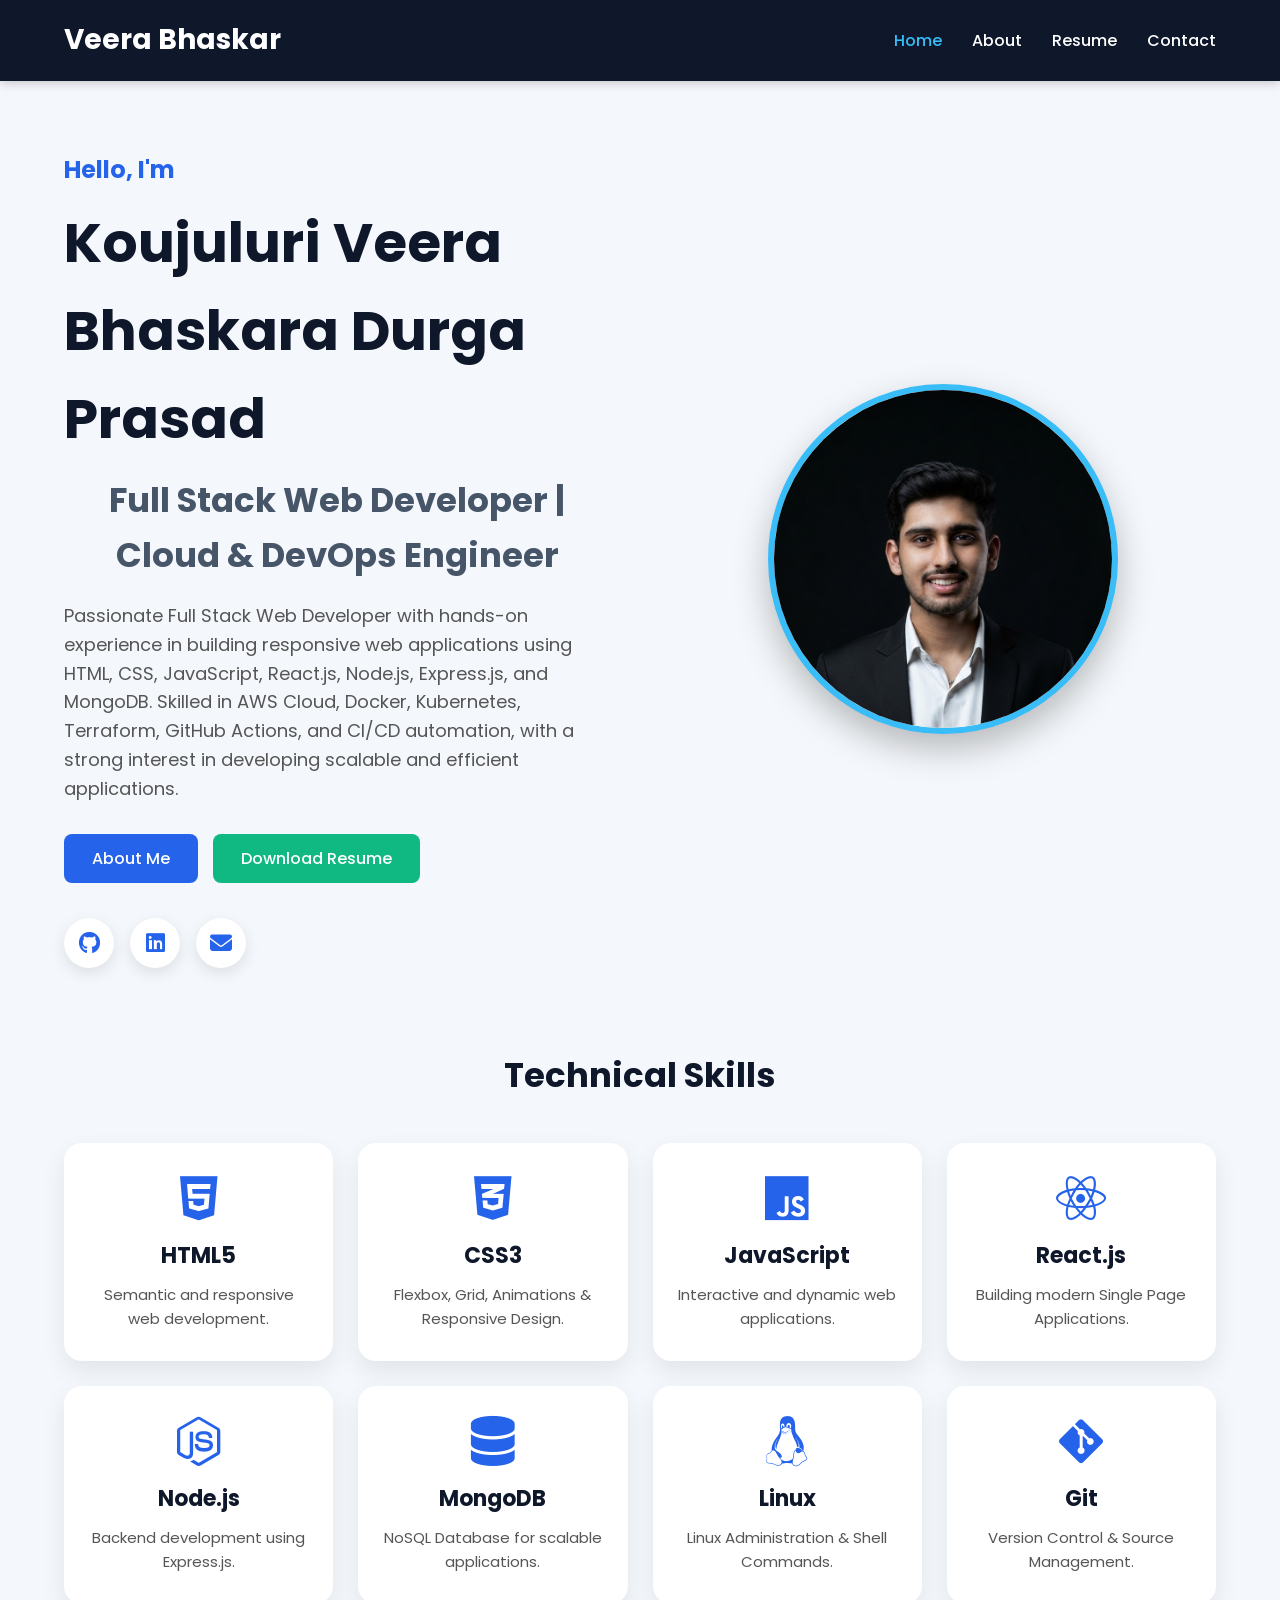
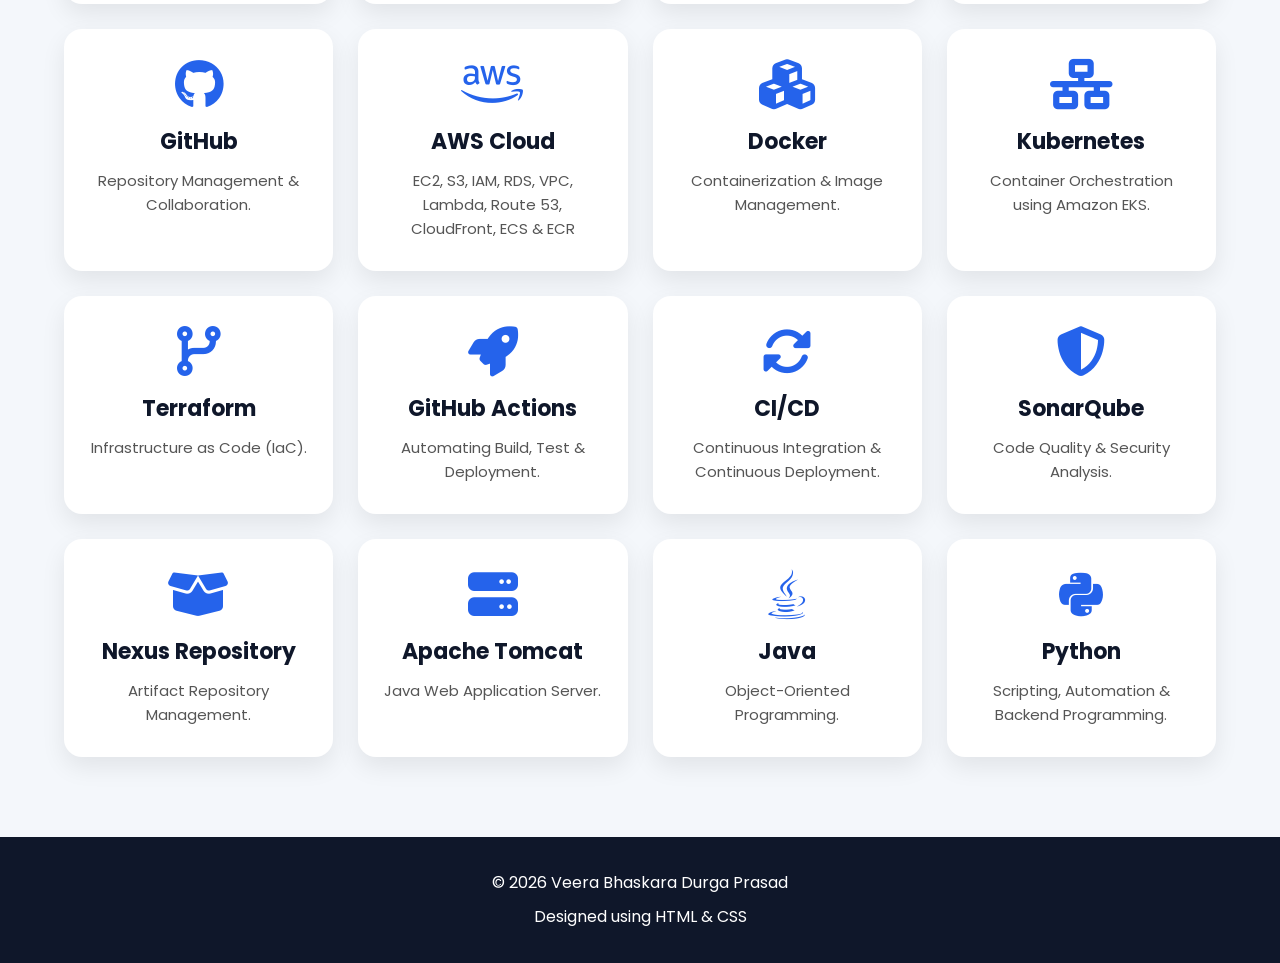
<file: index.html>
<!DOCTYPE html>
<html lang="en">
<head>
    <meta charset="UTF-8">
    <meta name="viewport" content="width=device-width, initial-scale=1.0">
    <title>Veera Bhaskara | Full Stack Web Developer</title>

    <!-- CSS -->
    <link rel="stylesheet" href="style.css">

    <!-- Google Fonts -->
    <link href="https://fonts.googleapis.com/css2?family=Poppins:wght@300;400;500;600;700&display=swap" rel="stylesheet">

    <!-- Font Awesome Icons -->
    <link rel="stylesheet"
          href="https://cdnjs.cloudflare.com/ajax/libs/font-awesome/6.5.2/css/all.min.css">
</head>

<body>

<!-- ================= NAVBAR ================= -->

<header>

<nav class="navbar">

<div class="logo">
    Veera<span> </span>Bhaskar</span>
</div>

<ul class="nav-links">

<li><a href="index.html" class="active">Home</a></li>
<li><a href="about.html">About</a></li>
<li><a href="resume.html">Resume</a></li>
<li><a href="contact.html">Contact</a></li>

</ul>

</nav>

</header>

<!-- ================= HERO ================= -->

<section class="hero">

<div class="hero-text">

<h3>Hello, I'm</h3>

<h1>Koujuluri Veera Bhaskara Durga Prasad</h1>

<h2>Full Stack Web Developer <span>|</span> Cloud & DevOps Engineer</h2>

<p>
Passionate Full Stack Web Developer with hands-on experience in building
responsive web applications using HTML, CSS, JavaScript, React.js,
Node.js, Express.js, and MongoDB. Skilled in AWS Cloud, Docker,
Kubernetes, Terraform, GitHub Actions, and CI/CD automation, with a
strong interest in developing scalable and efficient applications.
</p>

<div class="buttons">

<a href="about.html" class="btn">
About Me
</a>

<a href="resume/resume.pdf" class="btn btn-green" download>
    Download Resume
</a>

</div>

<div class="social-icons">

<a href="https://github.com/NOVA-HELIOS/my-self" target="_blank">
<i class="fab fa-github"></i>
</a>

<a href="https://www.linkedin.com/in/koujuluri-veera-bhaskara-durga-prasad-a926a7379"
target="_blank">

<i class="fab fa-linkedin"></i>

</a>

<a href="mailto:veerabhaskar9000@gmail.com">

<i class="fas fa-envelope"></i>

</a>

</div>

</div>

<div class="hero-image">
    <img src="images/profile.png" alt="Koujuluri Veera Bhaskara Durga Prasad">
</div>

</section>

<!-- ================= TECHNICAL SKILLS ================= -->

<section class="skills">

    <h2>Technical Skills</h2>

    <div class="skill-container">

        <div class="skill-card">
            <i class="fab fa-html5"></i>
            <h3>HTML5</h3>
            <p>Semantic and responsive web development.</p>
        </div>

        <div class="skill-card">
            <i class="fab fa-css3-alt"></i>
            <h3>CSS3</h3>
            <p>Flexbox, Grid, Animations & Responsive Design.</p>
        </div>

        <div class="skill-card">
            <i class="fab fa-js"></i>
            <h3>JavaScript</h3>
            <p>Interactive and dynamic web applications.</p>
        </div>

        <div class="skill-card">
            <i class="fab fa-react"></i>
            <h3>React.js</h3>
            <p>Building modern Single Page Applications.</p>
        </div>

        <div class="skill-card">
            <i class="fab fa-node-js"></i>
            <h3>Node.js</h3>
            <p>Backend development using Express.js.</p>
        </div>

        <div class="skill-card">
            <i class="fas fa-database"></i>
            <h3>MongoDB</h3>
            <p>NoSQL Database for scalable applications.</p>
        </div>

        <div class="skill-card">
            <i class="fab fa-linux"></i>
            <h3>Linux</h3>
            <p>Linux Administration & Shell Commands.</p>
        </div>

        <div class="skill-card">
            <i class="fab fa-git-alt"></i>
            <h3>Git</h3>
            <p>Version Control & Source Management.</p>
        </div>

        <div class="skill-card">
            <i class="fab fa-github"></i>
            <h3>GitHub</h3>
            <p>Repository Management & Collaboration.</p>
        </div>

        <div class="skill-card">
            <i class="fab fa-aws"></i>
            <h3>AWS Cloud</h3>
            <p>
                EC2, S3, IAM, RDS, VPC,<br>
                Lambda, Route 53,<br>
                CloudFront, ECS & ECR
            </p>
        </div>

        <div class="skill-card">
            <i class="fas fa-cubes"></i>
            <h3>Docker</h3>
            <p>Containerization & Image Management.</p>
        </div>

        <div class="skill-card">
            <i class="fas fa-network-wired"></i>
            <h3>Kubernetes</h3>
            <p>Container Orchestration using Amazon EKS.</p>
        </div>

        <div class="skill-card">
            <i class="fas fa-code-branch"></i>
            <h3>Terraform</h3>
            <p>Infrastructure as Code (IaC).</p>
        </div>

        <div class="skill-card">
            <i class="fas fa-rocket"></i>
            <h3>GitHub Actions</h3>
            <p>Automating Build, Test & Deployment.</p>
        </div>

        <div class="skill-card">
            <i class="fas fa-sync-alt"></i>
            <h3>CI/CD</h3>
            <p>Continuous Integration & Continuous Deployment.</p>
        </div>

        <div class="skill-card">
            <i class="fas fa-shield-alt"></i>
            <h3>SonarQube</h3>
            <p>Code Quality & Security Analysis.</p>
        </div>

        <div class="skill-card">
            <i class="fas fa-box-open"></i>
            <h3>Nexus Repository</h3>
            <p>Artifact Repository Management.</p>
        </div>

        <div class="skill-card">
            <i class="fas fa-server"></i>
            <h3>Apache Tomcat</h3>
            <p>Java Web Application Server.</p>
        </div>

        <div class="skill-card">
            <i class="fab fa-java"></i>
            <h3>Java</h3>
            <p>Object-Oriented Programming.</p>
        </div>

        <div class="skill-card">
            <i class="fab fa-python"></i>
            <h3>Python</h3>
            <p>Scripting, Automation & Backend Programming.</p>
        </div>

    </div>

</section>

<!-- ================= FOOTER ================= -->

<footer>

<p>

© 2026 Veera Bhaskara Durga Prasad

</p>

<p>

Designed using HTML & CSS

</p>

</footer>

</body>

</html>
</file>
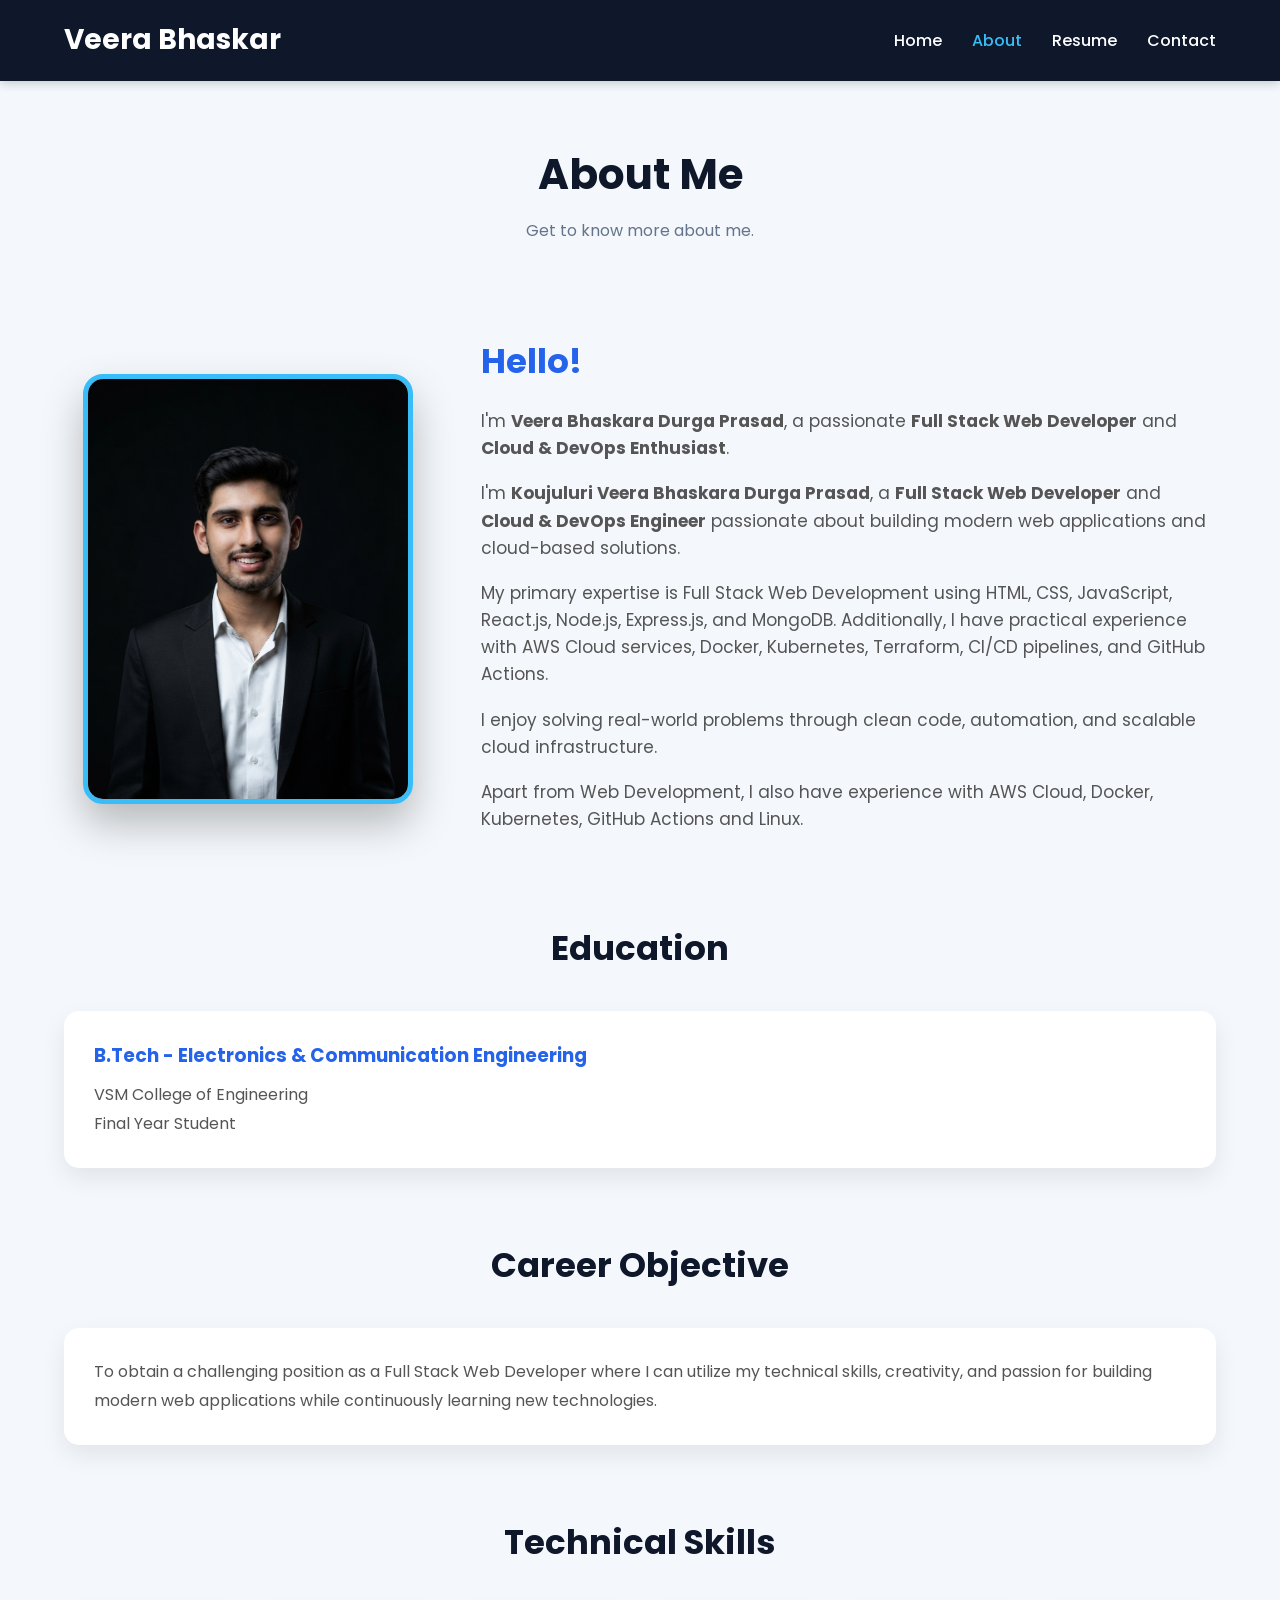
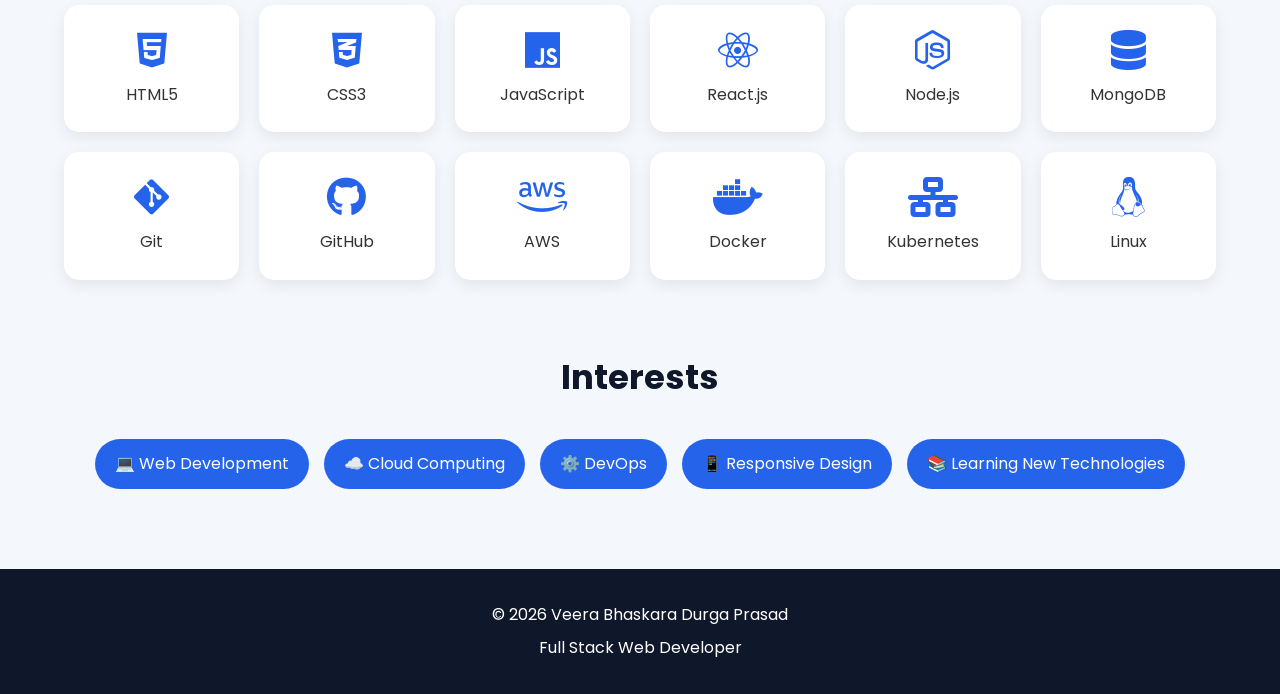
<file: about.html>
<!DOCTYPE html>
<html lang="en">
<head>
    <meta charset="UTF-8">
    <meta name="viewport" content="width=device-width, initial-scale=1.0">
    <title>About | Veera Bhaskara</title>

    <link rel="stylesheet" href="style.css">

    <link href="https://fonts.googleapis.com/css2?family=Poppins:wght@300;400;500;600;700&display=swap" rel="stylesheet">

    <link rel="stylesheet"
          href="https://cdnjs.cloudflare.com/ajax/libs/font-awesome/6.5.2/css/all.min.css">
</head>

<body>

<header>

<nav class="navbar">

<div class="logo">
    Veera<span> </span>Bhaskar</span>
</div>

<ul class="nav-links">

<li><a href="index.html">Home</a></li>
<li><a href="about.html" class="active">About</a></li>
<li><a href="resume.html">Resume</a></li>
<li><a href="contact.html">Contact</a></li>

</ul>

</nav>

</header>

<!-- ABOUT -->

<section class="page-title">

<h1>About Me</h1>

<p>Get to know more about me.</p>

</section>

<section class="about-container">

<div class="about-image">

<img src="images/profile.png" alt="Veera Bhaskara">

</div>

<div class="about-content">

<h2>Hello!</h2>

<p>

I'm <strong>Veera Bhaskara Durga Prasad</strong>, a passionate
<strong>Full Stack Web Developer</strong> and
<strong>Cloud & DevOps Enthusiast</strong>.

</p>

<p>

I'm <strong>Koujuluri Veera Bhaskara Durga Prasad</strong>, a
<strong>Full Stack Web Developer</strong> and
<strong>Cloud & DevOps Engineer</strong> passionate about building
modern web applications and cloud-based solutions.

</p>

<p>

My primary expertise is Full Stack Web Development using HTML,
CSS, JavaScript, React.js, Node.js, Express.js, and MongoDB.
Additionally, I have practical experience with AWS Cloud services,
Docker, Kubernetes, Terraform, CI/CD pipelines, and GitHub Actions.

</p>

<p>

I enjoy solving real-world problems through clean code, automation,
and scalable cloud infrastructure.

</p>

<p>

Apart from Web Development, I also have experience with
AWS Cloud, Docker, Kubernetes, GitHub Actions and Linux.

</p>

</div>

</section>

<!-- EDUCATION -->

<section class="education">

<h2>Education</h2>

<div class="card">

<h3>B.Tech - Electronics & Communication Engineering</h3>

<p>

VSM College of Engineering

</p>

<p>

Final Year Student

</p>

</div>

</section>

<!-- CAREER OBJECTIVE -->

<section class="objective">

<h2>Career Objective</h2>

<div class="card">

<p>

To obtain a challenging position as a
Full Stack Web Developer where I can utilize
my technical skills, creativity, and passion for
building modern web applications while continuously
learning new technologies.

</p>

</div>

</section>

<!-- TECHNICAL SKILLS -->

<section class="technical">

<h2>Technical Skills</h2>

<div class="skill-grid">

<div class="skill-box">
<i class="fab fa-html5"></i>
<p>HTML5</p>
</div>

<div class="skill-box">
<i class="fab fa-css3-alt"></i>
<p>CSS3</p>
</div>

<div class="skill-box">
<i class="fab fa-js"></i>
<p>JavaScript</p>
</div>

<div class="skill-box">
<i class="fab fa-react"></i>
<p>React.js</p>
</div>

<div class="skill-box">
<i class="fab fa-node-js"></i>
<p>Node.js</p>
</div>

<div class="skill-box">
<i class="fas fa-database"></i>
<p>MongoDB</p>
</div>

<div class="skill-box">
<i class="fab fa-git-alt"></i>
<p>Git</p>
</div>

<div class="skill-box">
<i class="fab fa-github"></i>
<p>GitHub</p>
</div>

<div class="skill-box">
<i class="fab fa-aws"></i>
<p>AWS</p>
</div>

<div class="skill-box">
<i class="fab fa-docker"></i>
<p>Docker</p>
</div>

<div class="skill-box">
<i class="fas fa-network-wired"></i>
<p>Kubernetes</p>
</div>

<div class="skill-box">
<i class="fab fa-linux"></i>
<p>Linux</p>
</div>

</div>

</section>

<!-- INTERESTS -->

<section class="interests">

<h2>Interests</h2>

<div class="interest-list">

<span>💻 Web Development</span>
<span>☁️ Cloud Computing</span>
<span>⚙️ DevOps</span>
<span>📱 Responsive Design</span>
<span>📚 Learning New Technologies</span>

</div>

</section>

<footer>

<p>© 2026 Veera Bhaskara Durga Prasad</p>

<p>Full Stack Web Developer</p>

</footer>

</body>
</html>
</file>
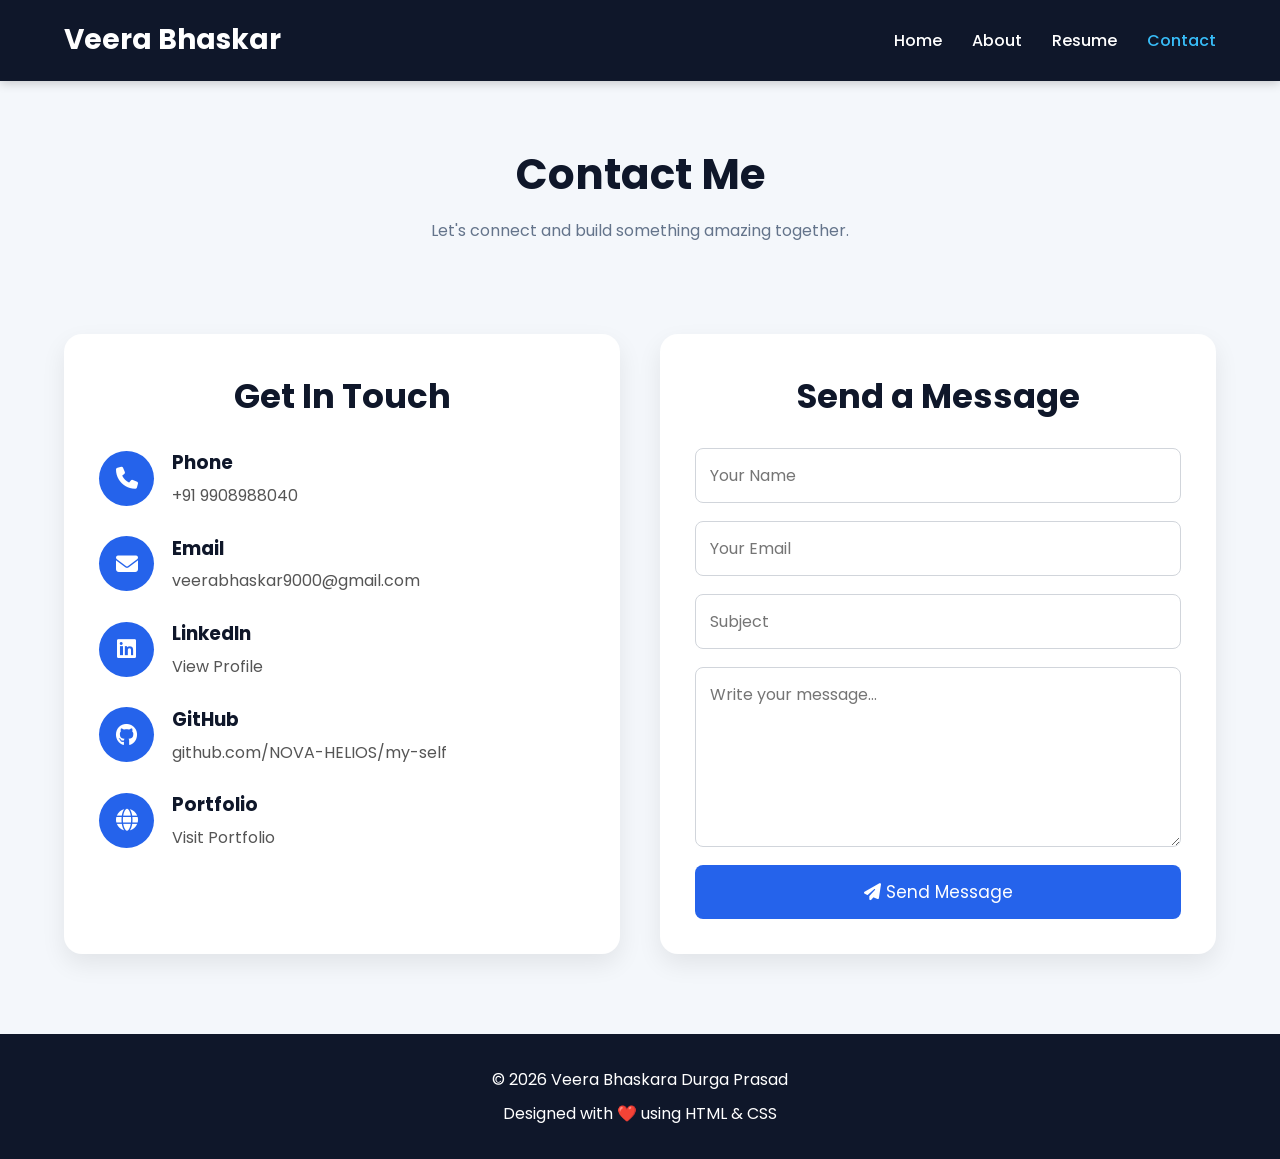
<file: contact.html>
<!DOCTYPE html>
<html lang="en">
<head>
    <meta charset="UTF-8">
    <meta name="viewport" content="width=device-width, initial-scale=1.0">
    <title>Contact | Veera Bhaskara</title>

    <link rel="stylesheet" href="style.css">

    <link href="https://fonts.googleapis.com/css2?family=Poppins:wght@300;400;500;600;700&display=swap" rel="stylesheet">

    <link rel="stylesheet"
    href="https://cdnjs.cloudflare.com/ajax/libs/font-awesome/6.5.2/css/all.min.css">
</head>

<body>

<header>

<nav class="navbar">

<div class="logo">
Veera<span> </span>Bhaskar</span>
</div>

<ul class="nav-links">

<li><a href="index.html">Home</a></li>
<li><a href="about.html">About</a></li>
<li><a href="resume.html">Resume</a></li>
<li><a href="contact.html" class="active">Contact</a></li>

</ul>

</nav>

</header>

<section class="page-title">

<h1>Contact Me</h1>

<p>Let's connect and build something amazing together.</p>

</section>

<section class="contact-container">

<div class="contact-info">

<h2>Get In Touch</h2>

<div class="info-card">

<i class="fas fa-phone"></i>

<div>

<h3>Phone</h3>

<p>
<a href="tel:+919908988040">
+91 9908988040
</a>
</p>

</div>

</div>

<div class="info-card">

<i class="fas fa-envelope"></i>

<div>

<h3>Email</h3>

<p>
<a href="mailto:veerabhaskar9000@gmail.com">
veerabhaskar9000@gmail.com
</a>
</p>

</div>

</div>

<div class="info-card">

<i class="fab fa-linkedin"></i>

<div>

<h3>LinkedIn</h3>

<p>

<a href="https://www.linkedin.com/in/koujuluri-veera-bhaskara-durga-prasad-a926a7379"
target="_blank">

View Profile

</a>

</p>

</div>

</div>

<div class="info-card">

<i class="fab fa-github"></i>

<div>

<h3>GitHub</h3>

<p>

<a href="https://github.com/NOVA-HELIOS/my-self"
target="_blank">

github.com/NOVA-HELIOS/my-self

</a>

</p>

</div>

</div>

<div class="info-card">

<i class="fas fa-globe"></i>

<div>

<h3>Portfolio</h3>

<p>

<a href="https://nova-helios.github.io/portfolio/"
target="_blank">

Visit Portfolio

</a>

</p>

</div>

</div>

</div>

<div class="contact-form">

<h2>Send a Message</h2>

<form>

<input
type="text"
placeholder="Your Name"
required>

<input
type="email"
placeholder="Your Email"
required>

<input
type="text"
placeholder="Subject"
required>

<textarea
rows="6"
placeholder="Write your message..."
required></textarea>

<button type="submit">

<i class="fas fa-paper-plane"></i>

Send Message

</button>

</form>

</div>

</section>

<footer>

<p>

© 2026 Veera Bhaskara Durga Prasad

</p>

<p>

Designed with ❤️ using HTML & CSS

</p>

</footer>

</body>

</html>
</file>
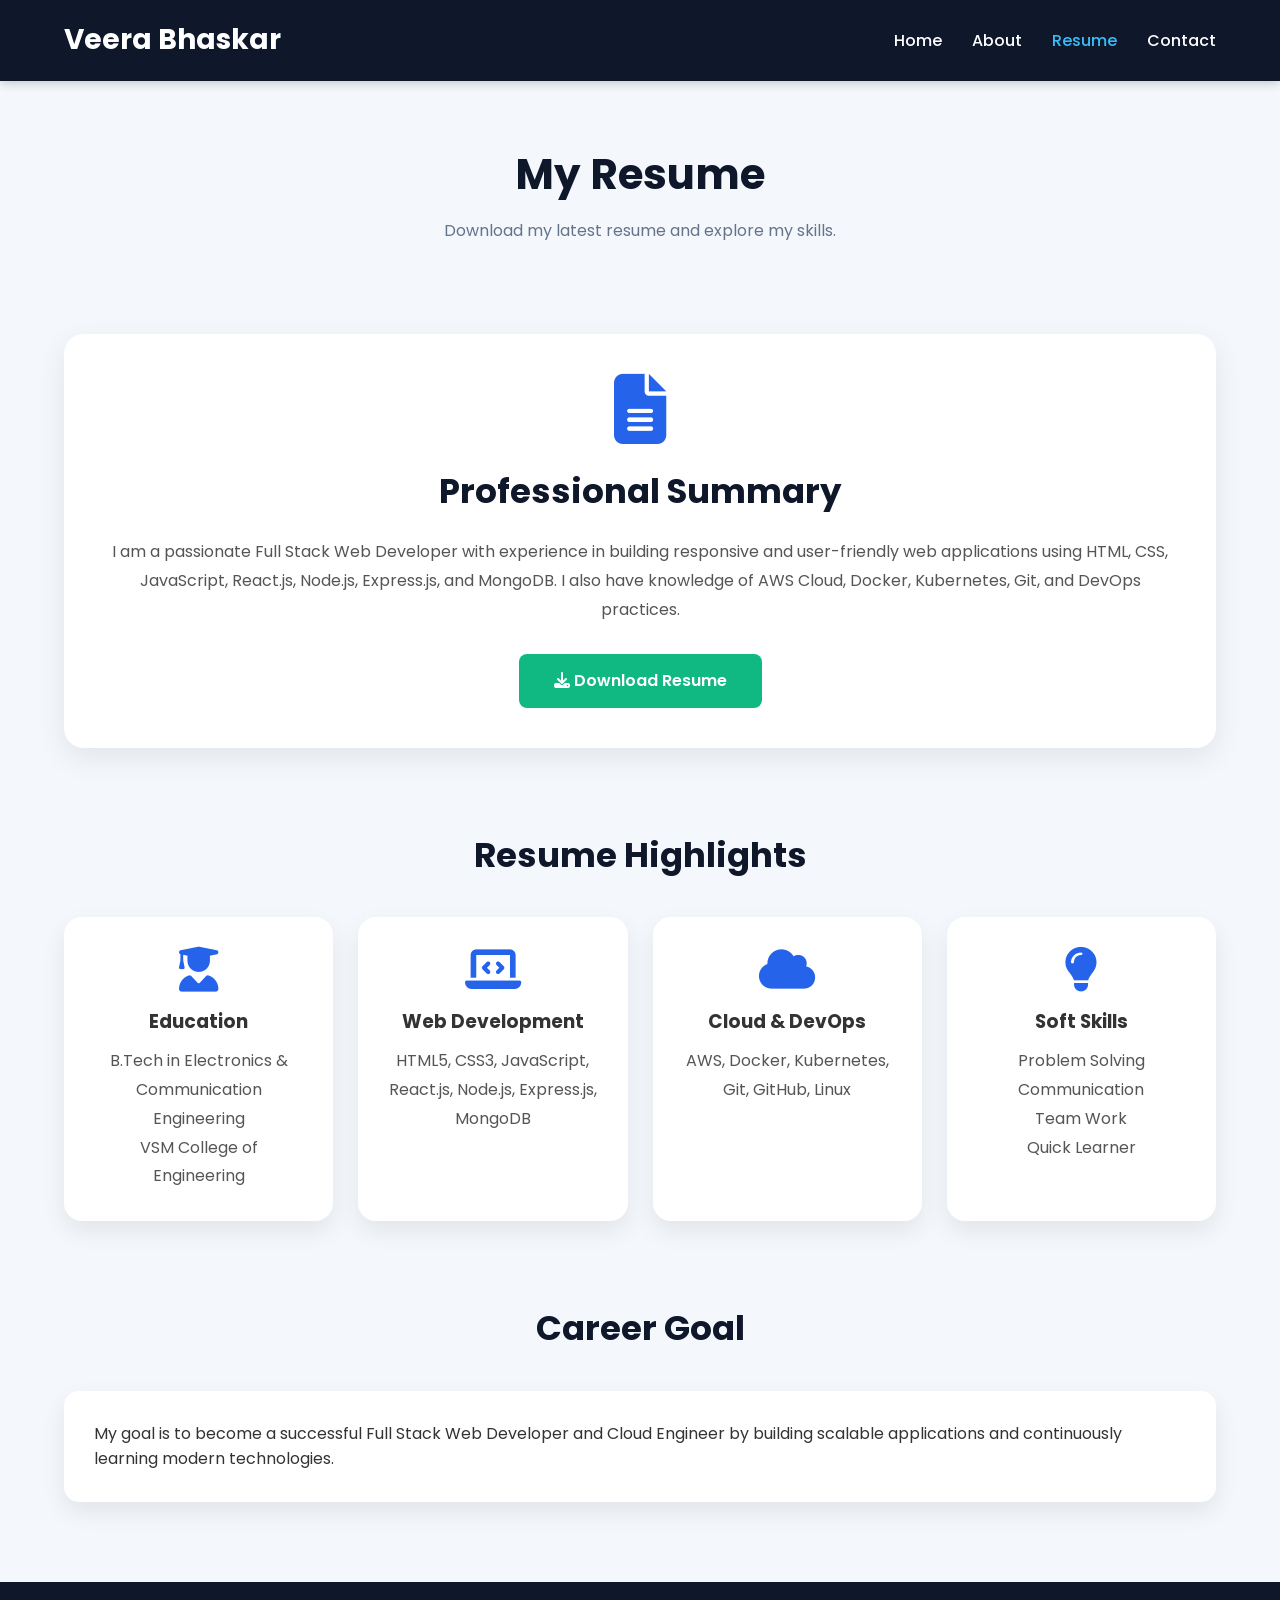
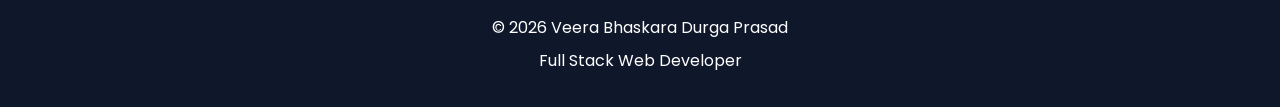
<file: resume.html>
<!DOCTYPE html>
<html lang="en">
<head>
    <meta charset="UTF-8">
    <meta name="viewport" content="width=device-width, initial-scale=1.0">
    <title>Resume | Veera Bhaskara</title>

    <link rel="stylesheet" href="style.css">

    <link href="https://fonts.googleapis.com/css2?family=Poppins:wght@300;400;500;600;700&display=swap" rel="stylesheet">

    <link rel="stylesheet"
          href="https://cdnjs.cloudflare.com/ajax/libs/font-awesome/6.5.2/css/all.min.css">
</head>

<body>

<header>

<nav class="navbar">

<div class="logo">
Veera<span> </span>Bhaskar</span>
</div>

<ul class="nav-links">

<li><a href="index.html">Home</a></li>
<li><a href="about.html">About</a></li>
<li><a href="resume.html" class="active">Resume</a></li>
<li><a href="contact.html">Contact</a></li>

</ul>

</nav>

</header>

<section class="page-title">

<h1>My Resume</h1>

<p>Download my latest resume and explore my skills.</p>

</section>

<section class="resume-container">

<div class="resume-card">

<i class="fas fa-file-alt resume-icon"></i>

<h2>Professional Summary</h2>

<p>

I am a passionate Full Stack Web Developer with experience in
building responsive and user-friendly web applications using
HTML, CSS, JavaScript, React.js, Node.js, Express.js, and MongoDB.
I also have knowledge of AWS Cloud, Docker, Kubernetes, Git, and DevOps practices.

</p>

<a href="resume/resume.pdf" class="download-btn" download>
    <i class="fas fa-download"></i>
    Download Resume
</a>

</div>

</section>

<section class="resume-highlights">

<h2>Resume Highlights</h2>

<div class="highlight-grid">

<div class="highlight-card">

<i class="fas fa-user-graduate"></i>

<h3>Education</h3>

<p>

B.Tech in Electronics & Communication Engineering

<br>

VSM College of Engineering

</p>

</div>

<div class="highlight-card">

<i class="fas fa-laptop-code"></i>

<h3>Web Development</h3>

<p>

HTML5, CSS3, JavaScript,
React.js, Node.js,
Express.js, MongoDB

</p>

</div>

<div class="highlight-card">

<i class="fas fa-cloud"></i>

<h3>Cloud & DevOps</h3>

<p>

AWS,
Docker,
Kubernetes,
Git,
GitHub,
Linux

</p>

</div>

<div class="highlight-card">

<i class="fas fa-lightbulb"></i>

<h3>Soft Skills</h3>

<p>

Problem Solving

<br>

Communication

<br>

Team Work

<br>

Quick Learner

</p>

</div>

</div>

</section>

<section class="career-goal">

<h2>Career Goal</h2>

<div class="goal-card">

<p>

My goal is to become a successful Full Stack Web Developer and
Cloud Engineer by building scalable applications and continuously
learning modern technologies.

</p>

</div>

</section>

<footer>

<p>

© 2026 Veera Bhaskara Durga Prasad

</p>

<p>

Full Stack Web Developer

</p>

</footer>

</body>

</html>
</file>
<file: style.css>
/* ===========================
   GOOGLE FONT & RESET
=========================== */

@import url('https://fonts.googleapis.com/css2?family=Poppins:wght@300;400;500;600;700&display=swap');

*{
    margin:0;
    padding:0;
    box-sizing:border-box;
    font-family:'Poppins',sans-serif;
}

html{
    scroll-behavior:smooth;
}

body{
    background:#f4f7fb;
    color:#333;
    line-height:1.6;
}

/* ===========================
   NAVBAR
=========================== */

header{
    width:100%;
    position:sticky;
    top:0;
    z-index:1000;
    background:#0f172a;
    box-shadow:0 2px 10px rgba(0,0,0,.2);
}

.navbar{
    width:90%;
    margin:auto;
    display:flex;
    justify-content:space-between;
    align-items:center;
    padding:18px 0;
}

.logo{
    font-size:28px;
    font-weight:700;
    color:#fff;
}

.logo span{
    color:#38bdf8;
}

.nav-links{
    display:flex;
    list-style:none;
}

.nav-links li{
    margin-left:30px;
}

.nav-links a{
    color:white;
    text-decoration:none;
    font-weight:500;
    transition:.3s;
}

.nav-links a:hover,
.nav-links .active{
    color:#38bdf8;
}

/* ===========================
   HERO SECTION
=========================== */

.hero{
    width:90%;
    margin:70px auto;
    display:flex;
    justify-content:space-between;
    align-items:center;
    gap:60px;
}

.hero-text{
    flex:1;
}

.hero-text h3{
    color:#2563eb;
    font-size:24px;
}

.hero-text h1{
    font-size:55px;
    margin:10px 0;
    color:#0f172a;
}

.hero-text h2{
    color:#475569;
    margin-bottom:20px;
}

.hero-text p{
    font-size:18px;
    color:#555;
    margin-bottom:30px;
}

.buttons{
    display:flex;
    gap:15px;
    flex-wrap:wrap;
}

.btn{
    display:inline-block;
    padding:12px 28px;
    background:#2563eb;
    color:#fff;
    text-decoration:none;
    border-radius:8px;
    transition:.3s;
    font-weight:500;
}

.btn:hover{
    background:#1d4ed8;
    transform:translateY(-3px);
}

.btn-green{
    background:#10b981;
}

.btn-green:hover{
    background:#059669;
}

/* ===========================
   HERO IMAGE
=========================== */

.hero-image{
    flex:1;
    display:flex;
    justify-content:center;
    align-items:center;
}

.hero-image img{
    width:350px;
    height:350px;
    border-radius:50%;
    object-fit:cover;
    object-position:center top;
    border:6px solid #38bdf8;
    background:#fff;
    box-shadow:0 15px 35px rgba(0,0,0,0.25);
    transition:0.4s ease;
}

.hero-image img:hover{
    transform:scale(1.05);
    box-shadow:0 20px 45px rgba(56,189,248,0.4);
}


/* ===========================
   SOCIAL ICONS
=========================== */

.social-icons{
    margin-top:35px;
}

.social-icons a{
    display:inline-flex;
    justify-content:center;
    align-items:center;
    width:50px;
    height:50px;
    margin-right:12px;
    border-radius:50%;
    background:white;
    color:#2563eb;
    text-decoration:none;
    font-size:22px;
    box-shadow:0 5px 15px rgba(0,0,0,.1);
    transition:.3s;
}

.social-icons a:hover{
    background:#2563eb;
    color:white;
    transform:translateY(-5px);
}

/* ===========================
   PAGE TITLE
=========================== */

.page-title{
    text-align:center;
    padding:60px 20px 30px;
}

.page-title h1{
    font-size:42px;
    color:#0f172a;
}

.page-title p{
    color:#64748b;
    margin-top:10px;
}

/* ===========================
   SECTION TITLE
=========================== */

section h2{
    text-align:center;
    margin-bottom:35px;
    color:#0f172a;
    font-size:34px;
}
/* ===========================
   ABOUT SECTION
=========================== */

.about-container{
    width:90%;
    margin:60px auto;
    display:flex;
    align-items:center;
    justify-content:space-between;
    gap:50px;
    flex-wrap:wrap;
}

.about-image{
    flex:1;
    text-align:center;
}

.about-image img{
    width:330px;
    height:430px;
    object-fit:cover;
    object-position:center top;
    border-radius:20px;
    border:5px solid #38bdf8;
    box-shadow:0 20px 40px rgba(0,0,0,.25);
}

.about-content{
    flex:2;
}

.about-content h2{
    text-align:left;
    margin-bottom:20px;
    color:#2563eb;
}

.about-content p{
    margin-bottom:18px;
    color:#555;
    font-size:17px;
}

/* ===========================
   EDUCATION & OBJECTIVE
=========================== */

.education,
.objective,
.career-goal{
    width:90%;
    margin:70px auto;
}

.card,
.goal-card{
    background:#fff;
    padding:30px;
    border-radius:15px;
    box-shadow:0 10px 25px rgba(0,0,0,.08);
    transition:.3s;
}

.card:hover,
.goal-card:hover{
    transform:translateY(-5px);
}

.card h3{
    color:#2563eb;
    margin-bottom:10px;
}

.card p{
    color:#555;
    line-height:1.8;
}

/* ===========================
   HOME SKILLS
=========================== */

.skills{
    width:90%;
    margin:80px auto;
}

.skill-container{
    display:grid;
    grid-template-columns:repeat(auto-fit,minmax(250px,1fr));
    gap:25px;
    margin-top:40px;
}

.skill-card{
    background:#fff;
    padding:30px 25px;
    border-radius:18px;
    text-align:center;
    box-shadow:0 10px 25px rgba(0,0,0,.08);
    transition:all .3s ease;
}

.skill-card:hover{
    transform:translateY(-8px);
    box-shadow:0 15px 35px rgba(0,0,0,.15);
}

.skill-card i{
    font-size:50px;
    color:#2563eb;
    margin-bottom:15px;
}

.skill-card h3{
    font-size:22px;
    margin-bottom:10px;
    color:#0f172a;
}

.skill-card p{
    font-size:15px;
    color:#555;
    line-height:1.6;
}
/* ===========================
   ABOUT SKILL GRID
=========================== */

.technical{
    width:90%;
    margin:70px auto;
}

.skill-grid{
    display:grid;
    grid-template-columns:repeat(auto-fit,minmax(160px,1fr));
    gap:20px;
}

.skill-box{
    background:white;
    padding:25px;
    text-align:center;
    border-radius:15px;
    box-shadow:0 5px 15px rgba(0,0,0,.08);
    transition:.3s;
}

.skill-box:hover{
    background:#2563eb;
    color:white;
    transform:translateY(-6px);
}

.skill-box:hover i,
.skill-box:hover p{
    color:white;
}

.skill-box i{
    font-size:40px;
    color:#2563eb;
    margin-bottom:12px;
}

/* ===========================
   INTERESTS
=========================== */

.interests{
    width:90%;
    margin:70px auto;
    text-align:center;
}

.interest-list{
    display:flex;
    flex-wrap:wrap;
    justify-content:center;
    gap:15px;
}

.interest-list span{
    background:#2563eb;
    color:white;
    padding:12px 20px;
    border-radius:30px;
    transition:.3s;
}

.interest-list span:hover{
    background:#0f172a;
}

/* ===========================
   RESUME
=========================== */

.resume-container{
    width:90%;
    margin:60px auto;
}

.resume-card{
    background:white;
    padding:40px;
    text-align:center;
    border-radius:20px;
    box-shadow:0 10px 30px rgba(0,0,0,.08);
}

.resume-icon{
    font-size:70px;
    color:#2563eb;
    margin-bottom:20px;
}

.resume-card h2{
    margin-bottom:20px;
}

.resume-card p{
    color:#555;
    margin-bottom:30px;
    line-height:1.8;
}

.download-btn{
    display:inline-block;
    padding:14px 35px;
    background:#10b981;
    color:white;
    text-decoration:none;
    border-radius:8px;
    font-weight:600;
    transition:.3s;
}

.download-btn:hover{
    background:#059669;
    transform:translateY(-4px);
}

/* ===========================
   RESUME HIGHLIGHTS
=========================== */

.resume-highlights{
    width:90%;
    margin:80px auto;
}

.highlight-grid{
    display:grid;
    grid-template-columns:repeat(auto-fit,minmax(220px,1fr));
    gap:25px;
}

.highlight-card{
    background:white;
    padding:30px;
    text-align:center;
    border-radius:18px;
    box-shadow:0 10px 25px rgba(0,0,0,.08);
    transition:.3s;
}

.highlight-card:hover{
    transform:translateY(-6px);
}

.highlight-card i{
    font-size:45px;
    color:#2563eb;
    margin-bottom:15px;
}

.highlight-card h3{
    margin-bottom:10px;
}

.highlight-card p{
    color:#555;
    line-height:1.8;
}
/* ===========================
   CONTACT PAGE
=========================== */

.contact-container{
    width:90%;
    margin:60px auto;
    display:grid;
    grid-template-columns:1fr 1fr;
    gap:40px;
}

.contact-info,
.contact-form{
    background:#fff;
    padding:35px;
    border-radius:18px;
    box-shadow:0 10px 25px rgba(0,0,0,.08);
}

.contact-info h2,
.contact-form h2{
    margin-bottom:25px;
    color:#0f172a;
}

.info-card{
    display:flex;
    align-items:center;
    gap:18px;
    margin-bottom:25px;
}

.info-card i{
    width:55px;
    height:55px;
    background:#2563eb;
    color:#fff;
    display:flex;
    justify-content:center;
    align-items:center;
    border-radius:50%;
    font-size:22px;
}

.info-card h3{
    margin-bottom:5px;
    color:#0f172a;
}

.info-card a{
    color:#555;
    text-decoration:none;
}

.info-card a:hover{
    color:#2563eb;
}

.contact-form form{
    display:flex;
    flex-direction:column;
}

.contact-form input,
.contact-form textarea{
    margin-bottom:18px;
    padding:14px;
    border:1px solid #d1d5db;
    border-radius:8px;
    font-size:16px;
    outline:none;
    transition:.3s;
}

.contact-form input:focus,
.contact-form textarea:focus{
    border-color:#2563eb;
    box-shadow:0 0 6px rgba(37,99,235,.3);
}

.contact-form button{
    background:#2563eb;
    color:#fff;
    border:none;
    padding:14px;
    border-radius:8px;
    font-size:17px;
    cursor:pointer;
    transition:.3s;
}

.contact-form button:hover{
    background:#1d4ed8;
}

/* ===========================
   FOOTER
=========================== */

footer{
    margin-top:80px;
    background:#0f172a;
    color:#fff;
    text-align:center;
    padding:25px 15px;
}

footer p{
    margin:8px 0;
}

/* ===========================
   SCROLLBAR
=========================== */

::-webkit-scrollbar{
    width:10px;
}

::-webkit-scrollbar-track{
    background:#f1f5f9;
}

::-webkit-scrollbar-thumb{
    background:#2563eb;
    border-radius:10px;
}

::-webkit-scrollbar-thumb:hover{
    background:#1d4ed8;
}

/* ===========================
   RESPONSIVE DESIGN
=========================== */

@media(max-width:992px){

.hero{
    flex-direction:column-reverse;
    text-align:center;
}

.hero-text h1{
    font-size:42px;
}

.hero-image img{
    width:280px;
    height:280px;
}

.about-container{
    flex-direction:column;
    text-align:center;
}

.about-content h2{
    text-align:center;
}

.contact-container{
    grid-template-columns:1fr;
}

}

@media(max-width:768px){

.navbar{
    flex-direction:column;
}

.nav-links{
    flex-direction:column;
    margin-top:20px;
    text-align:center;
}

.nav-links li{
    margin:12px 0;
}

.hero{
    margin-top:40px;
}

.hero-text h1{
    font-size:34px;
}

.hero-text h2{
    font-size:22px;
}

.hero-text p{
    font-size:16px;
}

.hero-image img{
    width:220px;
    height:220px;
}

.buttons{
    justify-content:center;
}

.skill-container,
.skill-grid,
.highlight-grid{
    grid-template-columns:1fr;
}

.page-title h1{
    font-size:34px;
}

.contact-info,
.contact-form,
.resume-card,
.card,
.goal-card,
.highlight-card{
    padding:25px;
}

}

@media(max-width:480px){

.logo{
    font-size:24px;
}

.hero-text h1{
    font-size:28px;
}

.hero-text h2{
    font-size:18px;
}

.hero-text p{
    font-size:15px;
}

.hero-image img{
    width:180px;
    height:180px;
}

.btn,
.download-btn{
    width:100%;
    text-align:center;
}

.social-icons{
    display:flex;
    justify-content:center;
    flex-wrap:wrap;
}

.info-card{
    flex-direction:column;
    text-align:center;
}

.interest-list{
    flex-direction:column;
    align-items:center;
}

}
</file>
